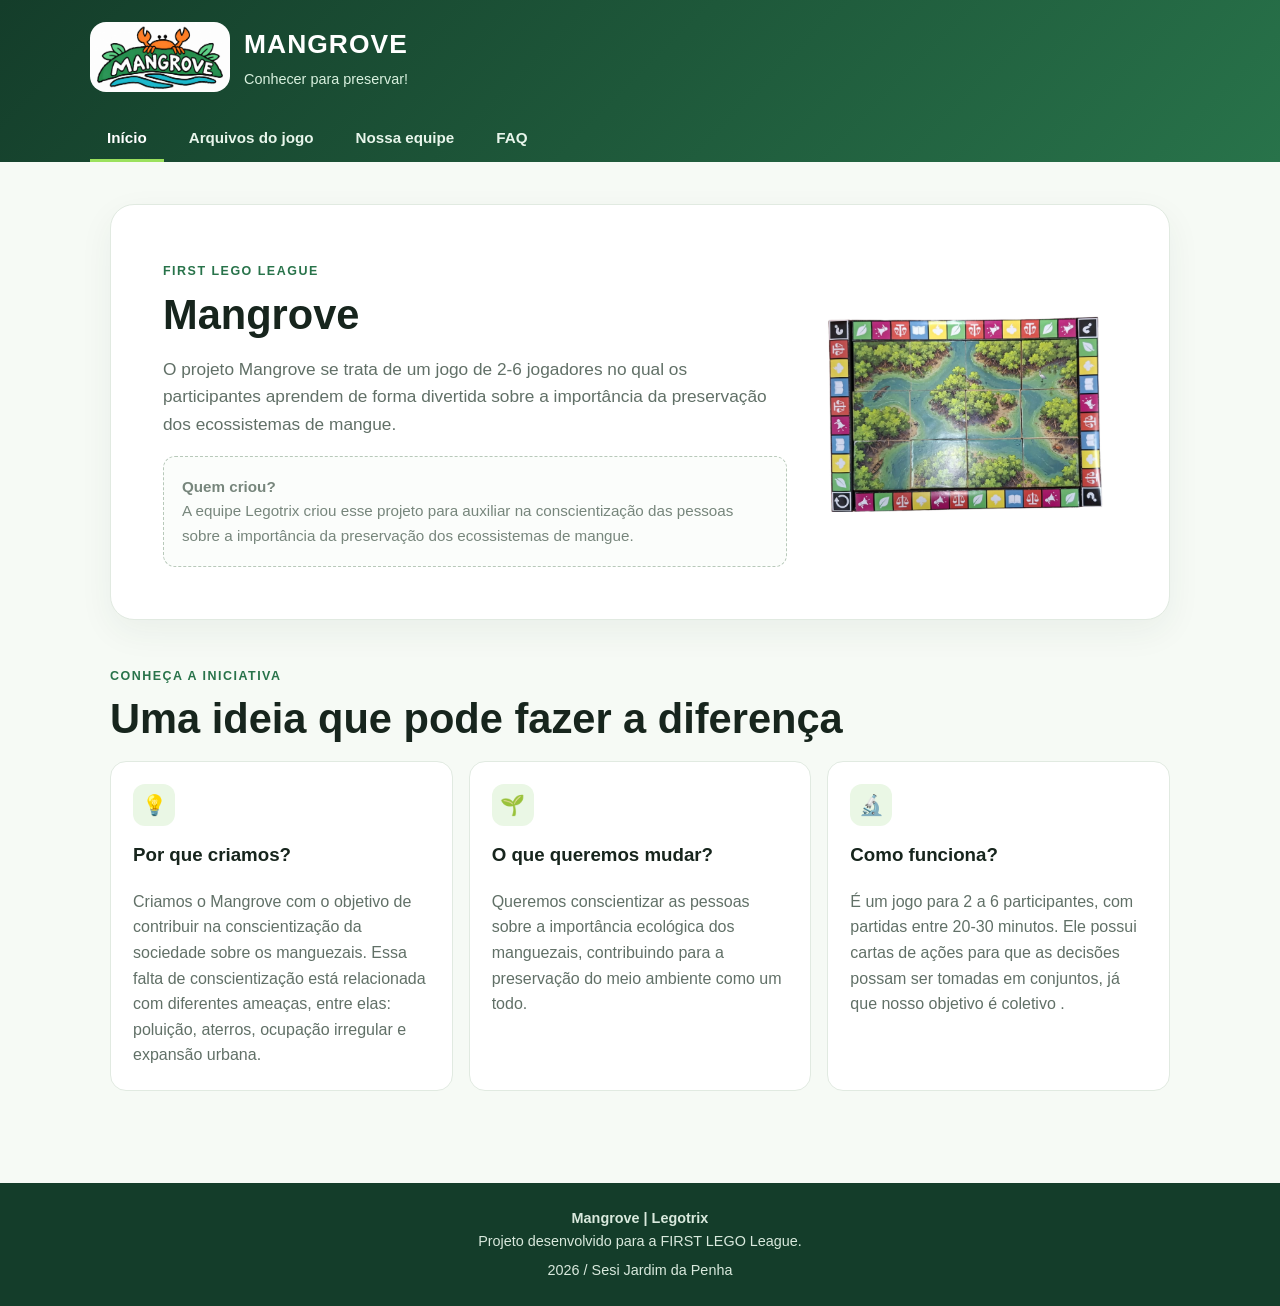
<file: index.html>
<!DOCTYPE html>
<html lang="pt-BR">
<head>
  <meta charset="UTF-8">
  <meta name="viewport" content="width=device-width, initial-scale=1.0">
  <meta name="description" content="Site oficial do projeto Mangrove, desenvolvido pela equipe Legotrix.">
  <title>BioGlow | Legotrix</title>
  <style>
    :root {
      --green: #9be15d;
      --green-dark: #28734a;
      --ink: #17251d;
      --muted: #617067;
      --paper: #f6faf5;
      --white: #fff;
      --line: #e1eae1;
    }
    * { box-sizing: border-box; }
    html { scroll-behavior: smooth; }
    body {
      margin: 0;
      font-family: Arial, Helvetica, sans-serif;
      color: var(--ink);
      background: var(--paper);
      line-height: 1.6;
    }
    header {
      background: linear-gradient(135deg, #143d2a, #28734a);
      color: white;
      padding: 22px max(5vw, 20px) 0;
    }
    .top {
      max-width: 1100px;
      margin: auto;
      display: flex;
      align-items: center;
      justify-content: space-between;
      gap: 20px;
      flex-wrap: wrap;
    }
    .brand { display: flex; align-items: center; gap: 14px; }
    
    .avatar img {
      width: 100%; height: 70%; border-radius: 50%; margin: 0 auto 12px;
      background: #eaf7e5; border: 1px dashed #9fbea4; display: grid; place-items: center;
      color: var(--green-dark); font-size: .8rem;
    }
    
    .logo img {
      width: 140px; height: 70px; border: 2px rgba(255,255,255,.8);
      border-radius: 16px; display: grid; place-items: center;
      color: white; font-size: 12px; text-align: center; flex: 0 0 auto;
    }
    
    
    
    
    .brand h1 { margin: 0; font-size: 1.65rem; letter-spacing: .04em; }
    .brand p { margin: 2px 0 0; color: #d9f1df; font-size: .9rem; }
    nav {
      max-width: 1100px; margin: 24px auto 0; display: flex;
      gap: 8px; overflow-x: auto;
    }
    nav button {
      border: 0; background: transparent; color: #e8f5eb; cursor: pointer;
      padding: 13px 17px; font-size: .95rem; font-weight: 700;
      border-bottom: 3px solid transparent; white-space: nowrap;
    }
    nav button:hover, nav button.active {
      color: white; border-bottom-color: var(--green);
    }
    main { max-width: 1100px; margin: 42px auto; padding: 0 20px 50px; }
    .tab { display: none; animation: appear .25s ease; }
    .tab.active { display: block; }
    @keyframes appear { from { opacity: 0; transform: translateY(5px); } to { opacity: 1; transform: none; } }
    .eyebrow { color: var(--green-dark); font-weight: 700; text-transform: uppercase; letter-spacing: .12em; font-size: .78rem; }
    h2 { font-size: clamp(1.8rem, 4vw, 2.6rem); line-height: 1.15; margin: 8px 0 14px; }
    h3 { margin-top: 0; }
    .intro { color: var(--muted); max-width: 720px; font-size: 1.08rem; }
    .hero {
      background: var(--white); border: 1px solid var(--line); border-radius: 24px;
      padding: clamp(24px, 5vw, 52px); display: grid;
      grid-template-columns: 1.35fr .65fr; gap: 30px; align-items: center;
      box-shadow: 0 12px 35px rgba(28,75,47,.06);
    }
    .hero-art {
      min-height: 230px; border-radius: 20px; display: grid; place-items: center;
      text-align: center; padding: 20px; color: #17452e;
      background: radial-gradient(circle at 50% 45%, #e9ffd2, #b8ed8b 55%, #75c86d);
      font-weight: 700;
    }
    .placeholder {
      color: #77867c; border: 1.5px dashed #b8c9ba; border-radius: 12px;
      padding: 18px; background: #fbfdfb; font-size: .95rem;
    }
    .section-heading { margin: 42px 0 18px; }
    .grid { display: grid; grid-template-columns: repeat(3, 1fr); gap: 16px; }
    .card {
      background: white; border: 1px solid var(--line); border-radius: 16px;
      padding: 22px; min-height: 150px;
    }
    .card p { color: var(--muted); margin-bottom: 0; }
    .icon {
      width: 42px; height: 42px; border-radius: 12px; background: #eaf7e5;
      display: grid; place-items: center; font-size: 1.25rem; margin-bottom: 14px;
    }
    .team-grid { display: grid; grid-template-columns: repeat(3, 1fr); gap: 16px; margin-top: 20px; }
    .member { text-align: center; }
    .avatar img{
      width: 100px; height: 160px; border-radius: 50%; margin: 1 auto 12px;
      background: #297c08; border: 3px #155b21; display: grid; place-items: center;
      color: var(--green-dark); font-size: .8rem;
    }
    .faq { border-bottom: 1px solid var(--line); padding: 18px 0; }
    .faq h3 { font-size: 1.05rem; margin-bottom: 6px; }
    .faq p { margin: 0; color: var(--muted); }
    footer {
      background: #143d2a; color: #d9e9dd; text-align: center;
      padding: 24px 20px; font-size: .9rem;
    }
    @media (max-width: 760px) {
      .hero { grid-template-columns: 1fr; }
      .grid, .team-grid { grid-template-columns: 1fr; }
      main { margin-top: 28px; }
      nav { margin-top: 18px; }
    }
   
  </style>

  <link rel="stylesheet" href="style.css">
</head>
<body>
  <header>
    <div class="top">
      <div class="brand">
      <div class="logo">
    <img src="mangrove michio.jpeg" alt="mangrove">
</div>
        <div>
          <h1>MANGROVE</h1>
          <p>Conhecer para preservar!</p>
        </div>
</a>
      </div>
    </div>
    <nav aria-label="Navegação principal">
      <button class="active" data-tab="inicio">Início</button>
      <button data-tab="arquivos">Arquivos do jogo</button>
      <button data-tab="equipe">Nossa equipe</button>
      <button data-tab="faq">FAQ</button>
    </nav>
  </header>

  <main>
    <section id="inicio" class="tab active">
      <div class="hero">
        <div>
          <span class="eyebrow">FIRST LEGO League</span>
          <h2>Mangrove</h2>
          <p class="intro">O projeto Mangrove se trata de um jogo de 2-6 jogadores no qual os participantes aprendem de forma divertida sobre a importância da preservação dos ecossistemas de mangue.</p>
          <div class="placeholder"><strong>Quem criou?</strong><br>A equipe Legotrix criou esse projeto para auxiliar na conscientização das pessoas sobre a importância da preservação dos ecossistemas de mangue.</div>
        </div>
        <div class="imagem">
          <img src="tabuleiro.png" alt="Mangrove">
        </div>
      </div>

      <div class="section-heading">
        <span class="eyebrow">Conheça a iniciativa</span>
        <h2>Uma ideia que pode fazer a diferença</h2>
      </div>
      <div class="grid">
        <article class="card">
          <div class="icon">💡</div>
          <h3>Por que criamos?</h3>
          <p>Criamos o Mangrove com o objetivo de contribuir na conscientização da sociedade sobre os manguezais. Essa falta de conscientização está relacionada com diferentes ameaças, entre elas: poluição, aterros, ocupação irregular e expansão urbana.
</p>
        </article>
        <article class="card">
          <div class="icon">🌱</div>
          <h3>O que queremos mudar?</h3>
          <p>Queremos conscientizar as pessoas sobre a importância ecológica dos manguezais, contribuindo para a preservação do meio ambiente como um todo. </p>
        </article>
        <article class="card">
          <div class="icon">🔬</div>
          <h3>Como funciona?</h3>
          <p>É um jogo para 2 a 6 participantes, com partidas entre 20-30 minutos. Ele possui cartas de ações para que as decisões possam ser tomadas em conjuntos, já que nosso objetivo é coletivo 
.</p>
        </article>
      </div>
    </section>

    <section id="arquivos" class="tab">
      <span class="eyebrow">Materiais para consulta</span>
      <h2>Arquivos do jogo</h2>
      <p class="intro">Reúna nesta área os documentos e materiais de apoio do BioGlow. Substitua os espaços abaixo pelos arquivos finais.</p>
      <div class="grid">
        <article class="card">
          <div class="icon">📖</div>
          <h3>Glossário</h3>
          <p>Termos importantes e seus significados.</p>
          <p class="placeholder">  <a href="GlossárioPDF.pdf"
   target="_blank"
   class="botao-pdf">
   📄 Visualizar documento
</a></p>
        </article>
        <article class="card">
          <div class="icon">📋</div>
          <h3>Regras</h3>
          <p>Regras, orientações e informações do jogo.</p>
          <p class="placeholder">   <a href="REGRAS DO JOGO.pdf"
   target="_blank"
   class="botao-pdf">
   📄 Visualizar documento
   </a></p>
        </article>
        <article class="card">
          <div class="icon">🖨️</div>
          <h3>Materiais para impressão</h3>
          <p>Arquivos preparados para baixar e imprimir.</p>
          <p class="placeholder">   <a href="ARQUIVOS PARA IMPRESSÃO.pdf"
   target="_blank"
   class="botao-pdf">
   📄 Visualizar documento
          </a></p>
        </article>
      </div>
    </section>

    <section id="equipe" class="tab">
      <span class="eyebrow">Quem faz acontecer</span>
      <h2>Equipe Legotrix</h2>
      <p class="intro">Nós somos a equipe Legotrix, do SESI de Jardim da Penha, e participamos da FLL (FIRST LEGO League), um torneio mundial que, a cada temporada, apresenta um novo tema e desafia as equipes a encontrar soluções inovadoras para problemas reais.</p>
      <div class="section-heading">
        <h2>Conheça os integrantes</h2>
    
      </div>
      <div class="team-grid">
        <article class="card member"><div class="avatar"> <img src="julia.jpeg" alt="Integrante 1"></div><h3>Júlia</h3><p>Gestora</p></article>
        <article class="card member"><div class="avatar"> <img src="lucas.jpeg" alt="Integrante 2"></div><h3>Lucas</h3><p>Construtor</p></article>
        <article class="card member"><div class="avatar"> <img src="dante.jpeg" alt="Integrante 3"></div><h3>Dante</h3><p>Programador</p></article>
    <article class="card member"><div class="avatar"> <img src="natalia.jpeg" alt="Integrante 4"></div><h3>Natália</h3><p>Gerente de Projeto</p></article>
    <article class="card member"><div class="avatar"> <img src="ester.jpeg" alt="Integrante 5"></div><h3>Ester</h3><p>Pesquisadora</p></article>
    <article class="card member"><div class="avatar"> <img src="nicole.jpeg" alt="Integrante 6"></div><h3>Nicole</h3><p>Pesquisadora</p></article>
      
    </section>

    <section id="faq" class="tab">
      <span class="eyebrow">Dúvidas frequentes</span>
      <h2>FAQ</h2>
      <p class="intro">Respostas rápidas para as perguntas mais comuns sobre o BioGlow.</p>
      <div class="faq"><h3>Quem somos nós?</h3><p>Somos da equipe de robótica Legotrix, do SESI de Jardim da Penha. A equipe existe desde 2014, com seus integrantes sendo renovados a cada ano.
</p></div>
      <div class="faq"><h3>O que é a FLL?</h3><p>Um torneio mundial em que, a cada ano, uma nova temporada apresenta um tema e um problema que devemos solucionar por meio de uma ideia inovadora.
</p></div>
      <div class="faq"><h3>Qual foi o problema que a equipe identificou?</h3><p>Identificamos que a falta de conscientização sobre os manguezais está relacionada a diversas ameaças, como aterros, poluição, ocupação irregular e expansão urbana. Além disso, muitas pessoas ainda não reconhecem sua importância!
</p></div>
      <div class="faq"><h3>Por que criamos um jogo?</h3></h3><p>É uma forma divertida e lúdica de conscientizar pessoas de todas as idades sobre a importância dos manguezais e as ameaças que eles enfrentam. Com o jogo, queremos alcançar tanto os adultos, que podem contribuir para melhorar essa realidade, quanto os jovens, que são a próxima geração e farão a diferença no futuro.</p></div>
    </section>
  </main>

  <footer>
    <strong>Mangrove | Legotrix</strong><br>
    Projeto desenvolvido para a FIRST LEGO League.
    <div style="margin-top:6px">2026 / Sesi Jardim da Penha</div>
  </footer>

  <script>
    const buttons = document.querySelectorAll('nav button');
    const sections = document.querySelectorAll('.tab');
    buttons.forEach(button => {
      button.addEventListener('click', () => {
        buttons.forEach(item => item.classList.remove('active'));
        sections.forEach(section => section.classList.remove('active'));
        button.classList.add('active');
        document.getElementById(button.dataset.tab).classList.add('active');
        window.scrollTo({ top: 0, behavior: 'smooth' });
      });
    });
  </script>
</body>
</html>
</file>
<file: style.css>
.imagem img{
     width: 500px; height: 200px; border: 2px rgba(255,255,255,.8);
      border-radius: 16px; display: grid; place-items: center;
      color: white; font-size: 12px; text-align: center; flex: 0 0 auto;
}

/* Configuração geral */
* {
    box-sizing: border-box;
}

body {
    margin: 0;
    padding: 0;
    font-family: Arial, sans-serif;
}

/* Imagens adaptáveis */
img {
    max-width: 100%;
    height: auto;
}

/* Configuração para celulares */
@media screen and (max-width: 768px) {

    body {
        font-size: 14px;
    }

    .container {
        width: 95%;
        margin: auto;
    }

    h1 {
        font-size: 26px;
    }

    .menu {
        flex-direction: column;
    }
}
</file>
